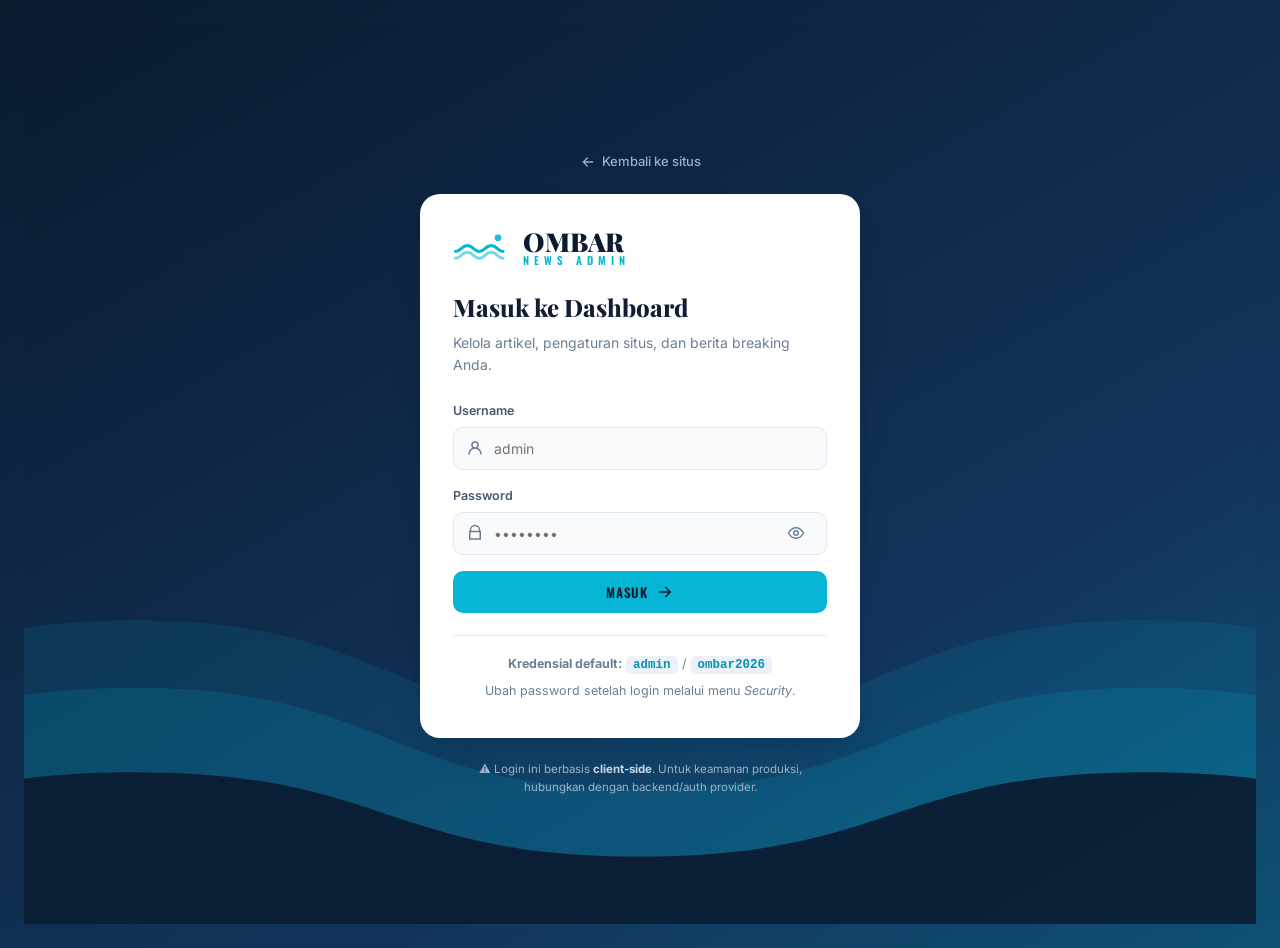
<file: admin.html>
<!DOCTYPE html>
<html lang="id">
<head>
  <meta charset="UTF-8" />
  <meta name="viewport" content="width=device-width, initial-scale=1.0" />
  <meta name="theme-color" content="#0A1A2F" />
  <title>Admin — OMBAR NEWS</title>
  <meta name="robots" content="noindex, nofollow" />
  <link rel="preconnect" href="https://fonts.googleapis.com" />
  <link rel="preconnect" href="https://fonts.gstatic.com" crossorigin />
  <link href="https://fonts.googleapis.com/css2?family=Playfair+Display:wght@700;800;900&family=Inter:wght@400;500;600;700&family=Oswald:wght@500;600;700&display=swap" rel="stylesheet" />
  <link rel="icon" href="data:image/svg+xml,%3Csvg xmlns='http://www.w3.org/2000/svg' viewBox='0 0 64 64'%3E%3Crect width='64' height='64' rx='12' fill='%230A1A2F'/%3E%3Cpath d='M6 40c6 0 6-6 12-6s6 6 12 6 6-6 12-6 6 6 12 6 6-6 12-6' fill='none' stroke='%2300C2CB' stroke-width='4' stroke-linecap='round'/%3E%3C/svg%3E" />
  <style>
/* =========================================================
   OMBAR NEWS — Admin Dashboard styles
   Ocean / Navy / Turquoise theme (matches public site)
   ========================================================= */

/* ---------- Tokens (mirror public site) ---------- */
:root {
  --navy-900: #0A1A2F;
  --navy-800: #0E2238;
  --navy-700: #12345C;
  --navy-600: #1B4B7A;
  --ocean: #0A6E8C;
  --ocean-600: #0891B2;
  --turquoise: #06B6D4;
  --turquoise-soft: #40E0D0;

  --bg: #F4F7FB;
  --bg-soft: #EAF1F8;
  --surface: #FFFFFF;
  --surface-2: #F8FAFC;
  --text: #0F1E33;
  --text-soft: #46596F;
  --text-mute: #6B7E94;
  --border: #E1E8F0;
  --border-strong: #CBD7E3;

  --danger: #DC2626;
  --danger-soft: #FEE2E2;
  --warn: #B45309;
  --warn-soft: #FEF3C7;
  --ok: #059669;
  --ok-soft: #D1FAE5;
  --info: #0284C7;
  --info-soft: #E0F2FE;

  --shadow-sm: 0 1px 2px rgba(10,26,47,.06), 0 1px 3px rgba(10,26,47,.05);
  --shadow-md: 0 4px 12px rgba(10,26,47,.08), 0 2px 6px rgba(10,26,47,.05);
  --shadow-lg: 0 20px 40px -16px rgba(10,26,47,.22), 0 8px 18px -10px rgba(10,26,47,.12);

  --radius: 14px;
  --radius-sm: 10px;
  --radius-lg: 20px;

  --sidebar-w: 248px;
  --topbar-h: 64px;

  --font-display: "Playfair Display", Georgia, serif;
  --font-body: "Inter", system-ui, -apple-system, "Segoe UI", Roboto, sans-serif;
  --font-label: "Oswald", "Inter", sans-serif;

  --transition: 200ms cubic-bezier(.4,0,.2,1);
}

[data-theme="dark"] {
  --bg: #07101F;
  --bg-soft: #0B1525;
  --surface: #0F1B2E;
  --surface-2: #142239;
  --text: #E8EEF6;
  --text-soft: #B6C2D2;
  --text-mute: #8B9Aae;
  --border: #1E2D47;
  --border-strong: #2A3C5A;
  --navy-900: #050B14;
  --shadow-md: 0 6px 18px rgba(0,0,0,.45);
  --shadow-lg: 0 24px 50px -18px rgba(0,0,0,.65);
}

/* ---------- Reset ---------- */
*, *::before, *::after { box-sizing: border-box; }
* { margin: 0; padding: 0; }
html { -webkit-text-size-adjust: 100%; }
body {
  font-family: var(--font-body);
  background: var(--bg);
  color: var(--text);
  line-height: 1.6;
  font-size: 15px;
  min-height: 100vh;
}
img { max-width: 100%; height: auto; display: block; }
a { color: inherit; text-decoration: none; }
button { font-family: inherit; cursor: pointer; border: 0; background: none; color: inherit; }
input, select, textarea { font-family: inherit; font-size: 14px; color: var(--text); }
ul, ol { list-style: none; }
svg { display: block; }
table { border-collapse: collapse; width: 100%; }

/* =========================================================
   LOGIN PAGE
   ========================================================= */
.auth-body {
  min-height: 100vh;
  display: flex; align-items: center; justify-content: center;
  background: linear-gradient(150deg, var(--navy-900) 0%, var(--navy-700) 70%, var(--ocean) 130%);
  position: relative; overflow: hidden; padding: 24px;
}
.auth-bg { position: absolute; inset: 0; pointer-events: none; }
.auth-bg__wave { position: absolute; bottom: 0; left: 0; width: 100%; height: 60%; }
.auth-wrap { position: relative; z-index: 2; width: 100%; max-width: 440px; display: flex; flex-direction: column; align-items: center; }
.auth-back {
  display: inline-flex; align-items: center; gap: 6px;
  color: #9DB1C8; font-size: 13px; font-weight: 500; margin-bottom: 22px;
  transition: color var(--transition);
}
.auth-back:hover { color: var(--turquoise-soft); }
.auth-card {
  width: 100%; background: var(--surface); border-radius: var(--radius-lg);
  padding: 36px 32px; box-shadow: var(--shadow-lg); border: 1px solid rgba(255,255,255,.06);
}
.auth-brand { display: flex; align-items: center; gap: 14px; color: var(--turquoise); margin-bottom: 22px; }
.auth-brand__mark { color: var(--turquoise); display: flex; }
.auth-brand__text { display: flex; flex-direction: column; line-height: .85; }
.auth-brand__main { font-family: var(--font-display); font-weight: 900; font-size: 26px; color: var(--navy-900); }
.auth-brand__sub { font-family: var(--font-label); font-weight: 600; font-size: 11px; letter-spacing: 5px; color: var(--turquoise); margin-top: 3px; }
.auth-title { font-family: var(--font-display); font-weight: 800; font-size: 24px; color: var(--text); margin-bottom: 6px; }
.auth-sub { font-size: 14px; color: var(--text-mute); margin-bottom: 24px; }
.auth-form { display: flex; flex-direction: column; gap: 16px; }
.auth-error {
  background: var(--danger-soft); color: var(--danger); border: 1px solid #FCA5A5;
  padding: 10px 14px; border-radius: var(--radius-sm); font-size: 13px; font-weight: 500;
}
.auth-hint {
  margin-top: 22px; padding-top: 18px; border-top: 1px solid var(--border);
  font-size: 12.5px; color: var(--text-mute); text-align: center;
}
.auth-hint code { background: var(--bg-soft); padding: 2px 7px; border-radius: 5px; color: var(--ocean-600); font-weight: 600; }
.auth-hint p { margin-top: 6px; }
.auth-note {
  margin-top: 22px; font-size: 11.5px; color: #9DB1C8; text-align: center; max-width: 380px; line-height: 1.6;
}
.auth-note code { background: rgba(255,255,255,.1); padding: 1px 5px; border-radius: 4px; }
.auth-note strong { color: #C9D6E5; }

/* ---------- Fields ---------- */
.field { display: flex; flex-direction: column; gap: 6px; }
.field label { font-size: 12.5px; font-weight: 600; color: var(--text-soft); }
.field__control {
  display: flex; align-items: center; gap: 10px;
  background: var(--surface-2); border: 1px solid var(--border); border-radius: var(--radius-sm);
  padding: 0 12px; transition: border-color var(--transition), box-shadow var(--transition);
}
.field__control svg { color: var(--text-mute); flex-shrink: 0; }
.field__control:focus-within { border-color: var(--turquoise); box-shadow: 0 0 0 3px rgba(6,182,212,.15); }
.field__control input { flex: 1; border: 0; background: transparent; padding: 12px 0; outline: none; font-size: 14px; }
.field__toggle { width: 36px; height: 36px; display: inline-flex; align-items: center; justify-content: center; color: var(--text-mute); border-radius: 8px; transition: background var(--transition), color var(--transition); }
.field__toggle:hover { background: var(--bg-soft); color: var(--text); }
.field__hint { font-size: 12px; color: var(--text-mute); }

.input {
  width: 100%; background: var(--surface-2); border: 1px solid var(--border);
  border-radius: var(--radius-sm); padding: 11px 13px; font-size: 14px; color: var(--text);
  transition: border-color var(--transition), box-shadow var(--transition); outline: none;
  font-family: inherit;
}
.input:focus { border-color: var(--turquoise); box-shadow: 0 0 0 3px rgba(6,182,212,.15); }
.input--code { font-family: ui-monospace, "SF Mono", Menlo, Consolas, monospace; font-size: 13px; line-height: 1.6; resize: vertical; }
textarea.input { resize: vertical; }

.field--full { grid-column: 1 / -1; }
.field--check { margin-top: 4px; }
.check-row { display: inline-flex; align-items: center; gap: 10px; cursor: pointer; font-size: 14px; color: var(--text); }
.check-row input { width: 18px; height: 18px; accent-color: var(--turquoise); cursor: pointer; }
.syntax-help { margin: 8px 0 4px; display: flex; flex-wrap: wrap; gap: 10px; font-size: 11.5px; color: var(--text-mute); }
.syntax-help li { display: inline-flex; align-items: center; gap: 4px; }
.syntax-help code { background: var(--bg-soft); padding: 1px 6px; border-radius: 4px; color: var(--ocean-600); font-size: 11px; }

/* ---------- Buttons ---------- */
.btn {
  display: inline-flex; align-items: center; justify-content: center; gap: 8px;
  font-family: var(--font-label); text-transform: uppercase; letter-spacing: .8px;
  font-weight: 600; font-size: 13px; padding: 11px 18px; border-radius: var(--radius-sm);
  transition: transform var(--transition), background var(--transition), color var(--transition), box-shadow var(--transition);
  white-space: nowrap;
}
.btn:active { transform: translateY(1px); }
.btn--primary { background: var(--turquoise); color: var(--navy-900); }
.btn--primary:hover { background: var(--turquoise-soft); transform: translateY(-1px); box-shadow: 0 6px 16px -6px rgba(6,182,212,.5); }
.btn--ghost { background: var(--bg-soft); color: var(--text-soft); border: 1px solid var(--border); }
.btn--ghost:hover { background: var(--surface); color: var(--text); border-color: var(--border-strong); }
.btn--danger { background: var(--danger); color: #fff; }
.btn--danger:hover { background: #B91C1C; }
.btn--block { width: 100%; }
.icon-btn { width: 38px; height: 38px; border-radius: 9px; display: inline-flex; align-items: center; justify-content: center; color: var(--text-soft); background: var(--bg-soft); transition: background var(--transition), color var(--transition); }
.icon-btn:hover { background: var(--ocean-600); color: #fff; }

/* =========================================================
   DASHBOARD LAYOUT
   ========================================================= */
.admin-body { background: var(--bg); }
.topbar {
  position: sticky; top: 0; z-index: 50;
  background: var(--surface); border-bottom: 1px solid var(--border); box-shadow: var(--shadow-sm);
}
.topbar__inner { display: flex; align-items: center; gap: 16px; height: var(--topbar-h); padding: 0 20px; }
.menu-toggle { display: none; }
.topbar__brand { display: flex; align-items: center; gap: 12px; color: var(--turquoise); }
.topbar__mark { display: flex; color: var(--turquoise); }
.topbar__name { font-family: var(--font-display); font-weight: 900; font-size: 20px; color: var(--navy-900); display: flex; align-items: baseline; gap: 5px; }
.topbar__name-sub { font-family: var(--font-label); font-size: 11px; letter-spacing: 4px; color: var(--turquoise); }
.topbar__badge { font-family: var(--font-label); font-size: 10px; letter-spacing: 2px; font-weight: 700; background: var(--navy-900); color: var(--turquoise); padding: 3px 9px; border-radius: 5px; }
.topbar__actions { margin-left: auto; display: flex; align-items: center; gap: 10px; }
.ghost-link { display: inline-flex; align-items: center; gap: 6px; padding: 8px 12px; border-radius: var(--radius-sm); background: var(--bg-soft); color: var(--text-soft); font-size: 13px; font-weight: 500; border: 1px solid var(--border); transition: background var(--transition), color var(--transition); }
.ghost-link:hover { background: var(--surface); color: var(--text); }
.ghost-link--danger:hover { background: var(--danger-soft); color: var(--danger); border-color: #FCA5A5; }
.topbar__user { display: flex; align-items: center; gap: 8px; padding-left: 8px; border-left: 1px solid var(--border); }
.topbar__avatar { width: 34px; height: 34px; border-radius: 50%; background: linear-gradient(135deg, var(--ocean), var(--turquoise)); color: #fff; display: flex; align-items: center; justify-content: center; font-weight: 700; font-size: 13px; }
.topbar__username { font-size: 13px; font-weight: 600; color: var(--text-soft); }

/* ---------- Shell ---------- */
.admin-shell { display: flex; min-height: calc(100vh - var(--topbar-h)); }
.sidebar {
  width: var(--sidebar-w); flex-shrink: 0; background: var(--navy-900); color: #C9D6E5;
  padding: 20px 14px; display: flex; flex-direction: column; position: sticky; top: var(--topbar-h); height: calc(100vh - var(--topbar-h)); overflow-y: auto;
}
.sidebar__nav { display: flex; flex-direction: column; gap: 3px; flex: 1; }
.side-link {
  display: flex; align-items: center; gap: 12px; padding: 11px 13px; border-radius: var(--radius-sm);
  color: #9DB1C8; font-size: 14px; font-weight: 500; transition: background var(--transition), color var(--transition);
}
.side-link svg { flex-shrink: 0; }
.side-link:hover { background: rgba(255,255,255,.06); color: #fff; }
.side-link.is-active { background: rgba(6,182,212,.16); color: var(--turquoise); }
.side-link.is-active svg { color: var(--turquoise); }
.side-link__count { margin-left: auto; background: rgba(255,255,255,.1); color: #C9D6E5; font-size: 11px; font-weight: 700; padding: 1px 8px; border-radius: 10px; min-width: 22px; text-align: center; }
.side-link.is-active .side-link__count { background: var(--turquoise); color: var(--navy-900); }
.sidebar__foot { margin-top: 20px; padding-top: 16px; border-top: 1px solid rgba(255,255,255,.08); }
.sidebar__version { font-family: var(--font-label); font-size: 11px; letter-spacing: 1.5px; color: var(--turquoise); font-weight: 600; }
.sidebar__hint { font-size: 11.5px; color: #6F86A0; margin-top: 6px; line-height: 1.5; }
.sidebar-overlay { display: none; }

.admin-main { flex: 1; min-width: 0; padding: 32px 28px 60px; }

/* ---------- Sections ---------- */
.section { display: none; animation: fade .35s ease; }
.section.is-active { display: block; }
@keyframes fade { from { opacity: 0; transform: translateY(8px); } to { opacity: 1; transform: translateY(0); } }
.section__head { display: flex; align-items: flex-end; justify-content: space-between; gap: 16px; margin-bottom: 24px; flex-wrap: wrap; }
.section__title { font-family: var(--font-display); font-weight: 800; font-size: 28px; color: var(--text); line-height: 1.1; }
.section__sub { font-size: 14px; color: var(--text-mute); margin-top: 5px; }

/* ---------- Stat cards ---------- */
.stat-grid { display: grid; grid-template-columns: repeat(auto-fit, minmax(190px, 1fr)); gap: 18px; margin-bottom: 28px; }
.stat-card { background: var(--surface); border: 1px solid var(--border); border-radius: var(--radius); padding: 20px; display: flex; flex-direction: column; gap: 8px; box-shadow: var(--shadow-sm); }
.stat-card__label { font-family: var(--font-label); text-transform: uppercase; letter-spacing: 1.2px; font-size: 11px; font-weight: 600; color: var(--text-mute); }
.stat-card__value { font-family: var(--font-display); font-weight: 800; font-size: 32px; color: var(--text); line-height: 1; }
.stat-card__trend { font-size: 12px; color: var(--ok); font-weight: 600; display: inline-flex; align-items: center; gap: 4px; }
.stat-card--accent { background: linear-gradient(135deg, var(--navy-700), var(--ocean)); color: #fff; border: none; }
.stat-card--accent .stat-card__label { color: rgba(255,255,255,.7); }
.stat-card--accent .stat-card__value { color: #fff; }
.stat-card--accent .stat-card__trend { color: var(--turquoise-soft); }

/* ---------- Panel ---------- */
.panel { background: var(--surface); border: 1px solid var(--border); border-radius: var(--radius); margin-bottom: 20px; box-shadow: var(--shadow-sm); }
.panel__head { display: flex; align-items: center; justify-content: space-between; padding: 16px 20px; border-bottom: 1px solid var(--border); }
.panel__title { font-family: var(--font-display); font-weight: 700; font-size: 17px; color: var(--text); }
.panel__link { color: var(--ocean-600); font-size: 13px; font-weight: 600; }
.panel__body { padding: 18px 20px; }
.panel--info { background: var(--info-soft); border-color: #BAE6FD; }
.panel--warn { background: var(--warn-soft); border-color: #FDE68A; }
.panel--info .panel__title, .panel--warn .panel__title { color: var(--text); }

/* ---------- Howto ---------- */
.howto { padding-left: 18px; counter-reset: step; }
.howto li { list-style: decimal; margin-bottom: 10px; font-size: 14px; line-height: 1.6; color: var(--text-soft); }
.howto li strong { color: var(--text); }
.howto code { background: var(--bg); padding: 1px 6px; border-radius: 4px; font-size: 12.5px; color: var(--ocean-600); }

/* ---------- Recent list ---------- */
.recent-item { display: flex; align-items: center; gap: 12px; padding: 11px 0; border-bottom: 1px solid var(--border); }
.recent-item:last-child { border-bottom: 0; padding-bottom: 0; }
.recent-item__thumb { width: 54px; height: 40px; border-radius: 7px; overflow: hidden; background: var(--bg-soft); flex-shrink: 0; }
.recent-item__thumb img { width: 100%; height: 100%; object-fit: cover; }
.recent-item__body { flex: 1; min-width: 0; }
.recent-item__title { font-size: 13.5px; font-weight: 600; color: var(--text); line-height: 1.3; display: -webkit-box; -webkit-line-clamp: 1; -webkit-box-orient: vertical; overflow: hidden; }
.recent-item__meta { font-size: 11.5px; color: var(--text-mute); margin-top: 2px; }

/* ---------- Toolbar ---------- */
.toolbar { display: flex; gap: 12px; margin-bottom: 18px; flex-wrap: wrap; }
.search-mini { flex: 1; min-width: 200px; display: flex; align-items: center; gap: 10px; background: var(--surface); border: 1px solid var(--border); border-radius: var(--radius-sm); padding: 0 14px; box-shadow: var(--shadow-sm); }
.search-mini svg { color: var(--text-mute); flex-shrink: 0; }
.search-mini input { flex: 1; border: 0; background: transparent; padding: 11px 0; outline: none; font-size: 14px; }
.select-mini { background: var(--surface); border: 1px solid var(--border); border-radius: var(--radius-sm); padding: 11px 14px; font-size: 14px; color: var(--text); outline: none; cursor: pointer; box-shadow: var(--shadow-sm); min-width: 160px; }
.select-mini:focus { border-color: var(--turquoise); }

/* ---------- Data table ---------- */
.table-wrap { background: var(--surface); border: 1px solid var(--border); border-radius: var(--radius); overflow: hidden; box-shadow: var(--shadow-sm); }
.data-table { width: 100%; }
.data-table thead th { background: var(--surface-2); text-align: left; font-family: var(--font-label); text-transform: uppercase; letter-spacing: 1px; font-size: 11px; font-weight: 600; color: var(--text-mute); padding: 12px 16px; border-bottom: 1px solid var(--border); }
.data-table tbody td { padding: 13px 16px; border-bottom: 1px solid var(--border); font-size: 13.5px; color: var(--text); vertical-align: middle; }
.data-table tbody tr:last-child td { border-bottom: 0; }
.data-table tbody tr { transition: background var(--transition); }
.data-table tbody tr:hover { background: var(--surface-2); }
.ta-right { text-align: right; }
.cell-title { font-weight: 600; color: var(--text); max-width: 340px; display: -webkit-box; -webkit-line-clamp: 1; -webkit-box-orient: vertical; overflow: hidden; }
.cat-pill { display: inline-block; font-size: 11px; font-weight: 700; padding: 3px 9px; border-radius: 4px; color: #fff; background: var(--ocean); }
.cat-pill[data-cat="raja-ampat"] { background: #0A6E8C; }
.cat-pill[data-cat="papua-barat-daya"] { background: #B4530A; }
.cat-pill[data-cat="papua"] { background: #7C3AED; }
.cat-pill[data-cat="national"] { background: #047857; }
.cat-pill[data-cat="world"] { background: #1D4ED8; }
.cat-pill[data-cat="politics"] { background: #BE123C; }
.cat-pill[data-cat="economy"] { background: #B45309; }
.cat-pill[data-cat="sports"] { background: #047857; }
.cat-pill[data-cat="culture"] { background: #9333EA; }
.cat-pill[data-cat="travel"] { background: #0E7490; }
.row-actions { display: inline-flex; gap: 6px; }
.row-btn { width: 32px; height: 32px; border-radius: 7px; display: inline-flex; align-items: center; justify-content: center; background: var(--bg-soft); color: var(--text-soft); transition: background var(--transition), color var(--transition); }
.row-btn:hover { background: var(--ocean-600); color: #fff; }
.row-btn--danger:hover { background: var(--danger); color: #fff; }
.empty-state { padding: 50px 20px; text-align: center; color: var(--text-mute); font-size: 14px; }

/* ---------- Forms ---------- */
.form-grid { display: grid; grid-template-columns: 1fr 1fr; gap: 18px; }
.form-actions { display: flex; gap: 10px; flex-wrap: wrap; }
.row-form { display: flex; gap: 10px; margin-bottom: 16px; }
.row-form .input { flex: 1; }
.btn-row { display: flex; gap: 10px; margin-top: 14px; flex-wrap: wrap; }
.file-upload { position: relative; cursor: pointer; display: inline-flex; }
.muted { font-size: 12.5px; color: var(--text-mute); margin-top: 10px; line-height: 1.6; }
.muted code { background: var(--bg-soft); padding: 1px 5px; border-radius: 4px; color: var(--ocean-600); }

/* ---------- Breaking chips ---------- */
.chip-list { display: flex; flex-direction: column; gap: 8px; margin-top: 8px; }
.chip { display: flex; align-items: center; gap: 10px; background: var(--bg-soft); border: 1px solid var(--border); border-radius: var(--radius-sm); padding: 9px 12px; }
.chip__text { flex: 1; font-size: 13.5px; color: var(--text); }
.chip__remove { width: 28px; height: 28px; border-radius: 6px; display: inline-flex; align-items: center; justify-content: center; color: var(--danger); background: transparent; transition: background var(--transition); }
.chip__remove:hover { background: var(--danger-soft); }

/* ---------- Image picker ---------- */
.image-picker { display: flex; gap: 8px; }
.image-picker .input { flex: 1; }
.image-picker .select-mini { min-width: 160px; flex-shrink: 0; box-shadow: none; }
.image-preview { margin-top: 8px; width: 100%; height: 140px; border-radius: var(--radius-sm); overflow: hidden; background: var(--bg-soft); border: 1px dashed var(--border-strong); display: flex; align-items: center; justify-content: center; color: var(--text-mute); font-size: 12.5px; }
.image-preview img { width: 100%; height: 100%; object-fit: cover; }

/* ---------- Data grid ---------- */
.data-grid { display: grid; grid-template-columns: repeat(auto-fit, minmax(280px, 1fr)); gap: 18px; }

/* =========================================================
   MODALS
   ========================================================= */
.modal { position: fixed; inset: 0; z-index: 1000; display: flex; align-items: center; justify-content: center; padding: 20px; visibility: hidden; opacity: 0; transition: opacity var(--transition), visibility var(--transition); }
.modal.is-open { visibility: visible; opacity: 1; }
.modal__backdrop { position: absolute; inset: 0; background: rgba(7,16,31,.6); backdrop-filter: blur(3px); }
.modal__dialog { position: relative; background: var(--surface); border-radius: var(--radius-lg); box-shadow: var(--shadow-lg); width: 100%; max-width: 760px; max-height: 92vh; display: flex; flex-direction: column; overflow: hidden; transform: translateY(12px) scale(.98); transition: transform var(--transition); }
.modal.is-open .modal__dialog { transform: translateY(0) scale(1); }
.modal--small .modal__dialog { max-width: 420px; }
.modal__head { display: flex; align-items: center; justify-content: space-between; padding: 18px 22px; border-bottom: 1px solid var(--border); }
.modal__title { font-family: var(--font-display); font-weight: 700; font-size: 19px; color: var(--text); }
.modal__body { padding: 22px; overflow-y: auto; flex: 1; }
.modal__foot { display: flex; justify-content: flex-end; gap: 10px; padding: 16px 22px; border-top: 1px solid var(--border); background: var(--surface-2); }
.modal__foot .btn { min-width: 110px; }

/* =========================================================
   TOAST
   ========================================================= */
.toast {
  position: fixed; bottom: 24px; left: 50%; transform: translate(-50%, 20px);
  background: var(--navy-900); color: #fff; padding: 12px 20px; border-radius: 10px;
  font-size: 13.5px; font-weight: 500; box-shadow: var(--shadow-lg); z-index: 2000;
  opacity: 0; visibility: hidden; transition: opacity var(--transition), transform var(--transition), visibility var(--transition);
  border-left: 3px solid var(--turquoise); max-width: 90vw;
}
.toast.is-show { opacity: 1; visibility: visible; transform: translate(-50%, 0); }
.toast--error { border-left-color: var(--danger); }
.toast--ok { border-left-color: var(--ok); }

/* =========================================================
   RESPONSIVE
   ========================================================= */
@media (max-width: 1024px) {
  .menu-toggle { display: inline-flex; }
  .sidebar {
    position: fixed; left: 0; top: var(--topbar-h); bottom: 0; z-index: 40;
    transform: translateX(-100%); transition: transform 300ms cubic-bezier(.4,0,.2,1);
    box-shadow: var(--shadow-lg);
  }
  .sidebar.is-open { transform: translateX(0); }
  .sidebar-overlay { display: block; position: fixed; inset: var(--topbar-h) 0 0 0; background: rgba(7,16,31,.5); z-index: 39; opacity: 0; visibility: hidden; transition: opacity var(--transition), visibility var(--transition); }
  .sidebar-overlay.is-open { opacity: 1; visibility: visible; }
  .admin-main { padding: 24px 20px 50px; }
}
@media (max-width: 760px) {
  .topbar__name { font-size: 17px; }
  .topbar__badge { display: none; }
  .topbar__username { display: none; }
  .ghost-link span { display: none; }
  .ghost-link { padding: 8px; }
  .form-grid { grid-template-columns: 1fr; }
  .field--full { grid-column: 1; }
  .data-table thead { display: none; }
  .data-table, .data-table tbody, .data-table tr, .data-table td { display: block; width: 100%; }
  .data-table tr { border-bottom: 1px solid var(--border); padding: 12px 14px; }
  .data-table tbody td { border: 0; padding: 4px 0; }
  .data-table tbody td:before { content: attr(data-label); display: block; font-family: var(--font-label); font-size: 10px; letter-spacing: 1px; text-transform: uppercase; color: var(--text-mute); margin-bottom: 2px; }
  .ta-right { text-align: left; }
  .row-actions { margin-top: 6px; }
  .section__title { font-size: 23px; }
  .modal__dialog { max-height: 96vh; }
}
@media (max-width: 420px) {
  .auth-card { padding: 26px 22px; }
  .stat-card__value { font-size: 26px; }
}

/* Scrollbar */
::-webkit-scrollbar { width: 9px; height: 9px; }
::-webkit-scrollbar-track { background: var(--bg-soft); }
::-webkit-scrollbar-thumb { background: var(--border-strong); border-radius: 9px; border: 2px solid var(--bg-soft); }
::-webkit-scrollbar-thumb:hover { background: var(--ocean); }
.sidebar::-webkit-scrollbar { width: 6px; }
.sidebar::-webkit-scrollbar-thumb { background: rgba(255,255,255,.15); border: 0; border-radius: 6px; }

@media (prefers-reduced-motion: reduce) {
  *, *::before, *::after { animation-duration: .01ms !important; transition-duration: .01ms !important; }
}


/* ===== Standalone admin.html: view toggling ===== */
#authView { display: none; min-height: 100vh; }
#authView.is-show { display: flex; }
#dashboardView { display: none; min-height: 100vh; }
#dashboardView.is-show { display: block; }
body.auth-body { display: block; }
  </style>
</head>
<body>

<!-- ============ AUTH VIEW (login) ============ -->
<div id="authView" class="auth-body">
  <div class="auth-bg" aria-hidden="true">
    <svg viewBox="0 0 1200 320" preserveAspectRatio="xMidYMax slice" class="auth-bg__wave">
      <path d="M0 200c150 0 150-60 300-60s150 60 300 60 150-60 300-60 150 60 300 60v120H0z" fill="#06B6D4" opacity=".10"/>
      <path d="M0 240c150 0 150-60 300-60s150 60 300 60 150-60 300-60 150 60 300 60v120H0z" fill="#06B6D4" opacity=".14"/>
      <path d="M0 280c150 0 150-50 300-50s150 50 300 50 150-50 300-50 150 50 300 50v60H0z" fill="#0A1A2F" opacity=".9"/>
    </svg>
  </div>
  <main class="auth-wrap">
    <a href="index.html" class="auth-back">
      <svg viewBox="0 0 24 24" width="16" height="16"><path fill="none" stroke="currentColor" stroke-width="2" stroke-linecap="round" d="M19 12H5M11 18l-6-6 6-6"/></svg>
      Kembali ke situs
    </a>
    <div class="auth-card">
      <div class="auth-brand">
        <span class="auth-brand__mark" aria-hidden="true">
          <svg viewBox="0 0 64 40" width="56" height="34">
            <path d="M2 24c7 0 7-7 14-7s7 7 14 7 7-7 14-7 7 7 14 7" fill="none" stroke="currentColor" stroke-width="3.5" stroke-linecap="round"/>
            <path d="M2 32c7 0 7-7 14-7s7 7 14 7 7-7 14-7 7 7 14 7" fill="none" stroke="currentColor" stroke-width="3.5" stroke-linecap="round" opacity=".55"/>
            <circle cx="52" cy="8" r="4" fill="currentColor" opacity=".9"/>
          </svg>
        </span>
        <span class="auth-brand__text">
          <span class="auth-brand__main">OMBAR</span>
          <span class="auth-brand__sub">NEWS ADMIN</span>
        </span>
      </div>
      <h1 class="auth-title">Masuk ke Dashboard</h1>
      <p class="auth-sub">Kelola artikel, pengaturan situs, dan berita breaking Anda.</p>
      <form id="loginForm" class="auth-form" novalidate>
        <div class="field">
          <label for="username">Username</label>
          <div class="field__control">
            <svg viewBox="0 0 24 24" width="18" height="18"><path fill="none" stroke="currentColor" stroke-width="2" stroke-linecap="round" d="M12 12a4 4 0 100-8 4 4 0 000 8zM4 20a8 8 0 0116 0"/></svg>
            <input type="text" id="username" name="username" autocomplete="username" placeholder="admin" required />
          </div>
        </div>
        <div class="field">
          <label for="password">Password</label>
          <div class="field__control">
            <svg viewBox="0 0 24 24" width="18" height="18"><path fill="none" stroke="currentColor" stroke-width="2" stroke-linecap="round" d="M6 10V8a6 6 0 1112 0v2M5 10h14v10H5z"/></svg>
            <input type="password" id="password" name="password" autocomplete="current-password" placeholder="••••••••" required />
            <button type="button" class="field__toggle" id="togglePass" aria-label="Tampilkan password">
              <svg viewBox="0 0 24 24" width="18" height="18"><path fill="none" stroke="currentColor" stroke-width="2" stroke-linecap="round" d="M2 12s4-7 10-7 10 7 10 7-4 7-10 7-10-7-10-7zm10 3a3 3 0 100-6 3 3 0 000 6z"/></svg>
            </button>
          </div>
        </div>
        <div class="auth-error" id="loginError" role="alert" hidden></div>
        <button type="submit" class="btn btn--primary btn--block" id="loginBtn">
          <span class="btn__label">Masuk</span>
          <svg viewBox="0 0 24 24" width="18" height="18"><path fill="none" stroke="currentColor" stroke-width="2" stroke-linecap="round" d="M5 12h14M13 6l6 6-6 6"/></svg>
        </button>
      </form>
      <div class="auth-hint">
        <strong>Kredensial default:</strong>
        <code>admin</code> / <code>ombar2026</code>
        <p>Ubah password setelah login melalui menu <em>Security</em>.</p>
      </div>
    </div>
    <p class="auth-note">⚠️ Login ini berbasis <strong>client-side</strong>. Untuk keamanan produksi, hubungkan dengan backend/auth provider.</p>
  </main>
</div>

<!-- ============ DASHBOARD VIEW ============ -->
<div id="dashboardView">

  <!-- Top bar -->
  <header class="topbar">
    <div class="topbar__inner">
      <button class="icon-btn menu-toggle" id="menuToggle" aria-label="Buka menu navigasi">
        <svg viewBox="0 0 24 24" width="20" height="20"><path fill="none" stroke="currentColor" stroke-width="2" stroke-linecap="round" d="M4 6h16M4 12h16M4 18h16"/></svg>
      </button>
      <a href="admin.html" class="topbar__brand">
        <span class="topbar__mark" aria-hidden="true">
          <svg viewBox="0 0 64 40" width="36" height="22">
            <path d="M2 24c7 0 7-7 14-7s7 7 14 7 7-7 14-7 7 7 14 7" fill="none" stroke="currentColor" stroke-width="3.5" stroke-linecap="round"/>
            <path d="M2 32c7 0 7-7 14-7s7 7 14 7 7-7 14-7 7 7 14 7" fill="none" stroke="currentColor" stroke-width="3.5" stroke-linecap="round" opacity=".55"/>
            <circle cx="52" cy="8" r="4" fill="currentColor" opacity=".9"/>
          </svg>
        </span>
        <span class="topbar__name">OMBAR<span class="topbar__name-sub">NEWS</span></span>
        <span class="topbar__badge">ADMIN</span>
      </a>
      <div class="topbar__actions">
        <a href="index.html" class="ghost-link" target="_blank" rel="noopener" title="Lihat situs">
          <svg viewBox="0 0 24 24" width="16" height="16"><path fill="none" stroke="currentColor" stroke-width="2" stroke-linecap="round" d="M14 5h5v5M19 5l-9 9M12 4H6a2 2 0 00-2 2v12a2 2 0 002 2h12a2 2 0 002-2v-6"/></svg>
          <span>Lihat Situs</span>
        </a>
        <div class="topbar__user">
          <span class="topbar__avatar" id="userAvatar">A</span>
          <span class="topbar__username" id="userName">admin</span>
        </div>
        <button class="ghost-link ghost-link--danger" id="logoutBtn" title="Keluar">
          <svg viewBox="0 0 24 24" width="16" height="16"><path fill="none" stroke="currentColor" stroke-width="2" stroke-linecap="round" d="M9 21H5a2 2 0 01-2-2V5a2 2 0 012-2h4M16 17l5-5-5-5M21 12H9"/></svg>
          <span>Keluar</span>
        </button>
      </div>
    </div>
  </header>

  <div class="admin-shell">
    <!-- Sidebar -->
    <aside class="sidebar" id="sidebar">
      <nav class="sidebar__nav" aria-label="Navigasi admin">
        <a href="#overview" class="side-link is-active" data-section="overview">
          <svg viewBox="0 0 24 24" width="18" height="18"><path fill="none" stroke="currentColor" stroke-width="2" stroke-linecap="round" d="M3 13h8V3H3v10zm10 8h8V3h-8v18zM3 21h8v-6H3v6z"/></svg>
          <span>Overview</span>
        </a>
        <a href="#articles" class="side-link" data-section="articles">
          <svg viewBox="0 0 24 24" width="18" height="18"><path fill="none" stroke="currentColor" stroke-width="2" stroke-linecap="round" d="M4 5h16v14H4zM8 9h8M8 13h8M8 17h5"/></svg>
          <span>Articles</span>
          <span class="side-link__count" id="countArticles">0</span>
        </a>
        <a href="#breaking" class="side-link" data-section="breaking">
          <svg viewBox="0 0 24 24" width="18" height="18"><path fill="none" stroke="currentColor" stroke-width="2" stroke-linecap="round" d="M13 2L3 14h7l-1 8 10-12h-7l1-8z"/></svg>
          <span>Breaking News</span>
        </a>
        <a href="#settings" class="side-link" data-section="settings">
          <svg viewBox="0 0 24 24" width="18" height="18"><path fill="none" stroke="currentColor" stroke-width="2" stroke-linecap="round" d="M12 15a3 3 0 100-6 3 3 0 000 6zM19 12a7 7 0 00-.1-1l2-1.5-2-3.5-2.4.9a7 7 0 00-1.7-1l-.3-2.5h-4l-.3 2.5a7 7 0 00-1.7 1l-2.4-.9-2 3.5 2 1.5a7 7 0 000 2l-2 1.5 2 3.5 2.4-.9a7 7 0 001.7 1l.3 2.5h4l.3-2.5a7 7 0 001.7-1l2.4.9 2-3.5-2-1.5c.1-.3.1-.7.1-1z"/></svg>
          <span>Settings</span>
        </a>
        <a href="#security" class="side-link" data-section="security">
          <svg viewBox="0 0 24 24" width="18" height="18"><path fill="none" stroke="currentColor" stroke-width="2" stroke-linecap="round" d="M12 2l8 4v6c0 5-3.5 9-8 10-4.5-1-8-5-8-10V6l8-4z"/></svg>
          <span>Security</span>
        </a>
        <a href="#data" class="side-link" data-section="data">
          <svg viewBox="0 0 24 24" width="18" height="18"><path fill="none" stroke="currentColor" stroke-width="2" stroke-linecap="round" d="M12 3v12m0 0l-4-4m4 4l4-4M5 21h14"/></svg>
          <span>Export / Import</span>
        </a>
      </nav>
      <div class="sidebar__foot">
        <p class="sidebar__version">OMBAR CMS v1.0</p>
        <p class="sidebar__hint">Data disimpan di browser (localStorage). Export untuk publikasi.</p>
      </div>
    </aside>
    <div class="sidebar-overlay" id="sidebarOverlay"></div>

    <!-- Main -->
    <main class="admin-main" id="adminMain">

      <!-- OVERVIEW -->
      <section class="section is-active" id="sec-overview">
        <header class="section__head">
          <div>
            <h1 class="section__title">Overview</h1>
            <p class="section__sub">Ringkasan cepat konten situs OMBAR NEWS.</p>
          </div>
        </header>
        <div class="stat-grid" id="statGrid"></div>

        <div class="panel">
          <div class="panel__head">
            <h2 class="panel__title">Artikel Terbaru</h2>
            <a href="#articles" class="panel__link" data-section="articles">Kelola semua →</a>
          </div>
          <div class="panel__body" id="recentList"></div>
        </div>

        <div class="panel panel--info">
          <div class="panel__head">
            <h2 class="panel__title">Alur Publikasi (Hosting Statis)</h2>
          </div>
          <div class="panel__body">
            <ol class="howto">
              <li>Edit artikel / pengaturan di dashboard ini — perubahan langsung tampil di situs pada browser yang sama.</li>
              <li>Klik <strong>Export</strong> di menu <em>Export / Import</em> untuk mengunduh <code>ombar-data.json</code>.</li>
              <li>Commit & push file tersebut ke repo GitHub Anda (atau timpa <code>data-store.js</code>), lalu deploy ulang.</li>
              <li>Deploy ke <strong>GitHub Pages</strong> atau <strong>Cloudflare Pages</strong> — lihat <code>DEPLOY.md</code> di dalam ZIP.</li>
            </ol>
          </div>
        </div>
      </section>

      <!-- ARTICLES -->
      <section class="section" id="sec-articles">
        <header class="section__head">
          <div>
            <h1 class="section__title">Articles</h1>
            <p class="section__sub">Tambah, edit, atau hapus artikel berita.</p>
          </div>
          <button class="btn btn--primary" id="newArticleBtn">
            <svg viewBox="0 0 24 24" width="16" height="16"><path fill="none" stroke="currentColor" stroke-width="2" stroke-linecap="round" d="M12 5v14M5 12h14"/></svg>
            <span>Artikel Baru</span>
          </button>
        </header>

        <div class="toolbar">
          <div class="search-mini">
            <svg viewBox="0 0 24 24" width="16" height="16"><path fill="none" stroke="currentColor" stroke-width="2" stroke-linecap="round" d="M11 4a7 7 0 100 14 7 7 0 000-14zm5.5 12.5L21 21"/></svg>
            <input type="search" id="articleSearch" placeholder="Cari artikel..." />
          </div>
          <select id="filterCategory" class="select-mini"><option value="">Semua kategori</option></select>
        </div>

        <div class="table-wrap">
          <table class="data-table">
            <thead>
              <tr>
                <th>Judul</th>
                <th>Kategori</th>
                <th>Penulis</th>
                <th>Tanggal</th>
                <th>Baca</th>
                <th class="ta-right">Aksi</th>
              </tr>
            </thead>
            <tbody id="articleTbody"></tbody>
          </table>
          <div class="empty-state" id="articlesEmpty" hidden>Tidak ada artikel yang cocok.</div>
        </div>
      </section>

      <!-- BREAKING -->
      <section class="section" id="sec-breaking">
        <header class="section__head">
          <div>
            <h1 class="section__title">Breaking News</h1>
            <p class="section__sub">Kelola item ticker berita berjalan. Kosongkan untuk menampilkan artikel terbaru otomatis.</p>
          </div>
        </header>
        <div class="panel">
          <div class="panel__body">
            <form class="row-form" id="breakingForm">
              <input type="text" id="breakingInput" class="input" placeholder="Tulis berita breaking..." />
              <button type="submit" class="btn btn--primary">Tambah</button>
            </form>
            <ul class="chip-list" id="breakingList"></ul>
          </div>
        </div>
      </section>

      <!-- SETTINGS -->
      <section class="section" id="sec-settings">
        <header class="section__head">
          <div>
            <h1 class="section__title">Settings</h1>
            <p class="section__sub">Identitas dan teks global situs.</p>
          </div>
        </header>
        <form class="panel form-grid" id="settingsForm">
          <div class="field">
            <label for="setSiteName">Nama Situs</label>
            <input type="text" id="setSiteName" class="input" />
          </div>
          <div class="field">
            <label for="setTagline">Tagline</label>
            <input type="text" id="setTagline" class="input" />
          </div>
          <div class="field field--full">
            <label for="setDesc">Meta Description</label>
            <textarea id="setDesc" class="input" rows="2"></textarea>
          </div>
          <div class="field field--full">
            <label for="setAbout">Tentang (Footer)</label>
            <textarea id="setAbout" class="input" rows="3"></textarea>
          </div>
          <div class="field">
            <label for="setBreakingLabel">Label Ticker</label>
            <input type="text" id="setBreakingLabel" class="input" />
          </div>
          <div class="form-actions field--full">
            <button type="submit" class="btn btn--primary">Simpan Pengaturan</button>
            <button type="button" class="btn btn--ghost" id="settingsReset">Reset ke Default</button>
          </div>
        </form>

        </form>
      </section>

      <!-- SECURITY -->
      <section class="section" id="sec-security">
        <header class="section__head">
          <div>
            <h1 class="section__title">Security</h1>
            <p class="section__sub">Ubah kredensial login admin.</p>
          </div>
        </header>
        <form class="panel form-grid" id="credForm">
          <div class="field">
            <label for="credUser">Username Baru</label>
            <input type="text" id="credUser" class="input" autocomplete="username" />
          </div>
          <div class="field">
            <label for="credPass">Password Baru</label>
            <input type="password" id="credPass" class="input" autocomplete="new-password" />
          </div>
          <div class="field">
            <label for="credPass2">Konfirmasi Password</label>
            <input type="password" id="credPass2" class="input" autocomplete="new-password" />
          </div>
          <div class="form-actions field--full">
            <button type="submit" class="btn btn--primary">Perbarui Kredensial</button>
          </div>
        </form>
        <div class="panel panel--warn">
          <div class="panel__body">
            <p><strong>Catatan:</strong> Kredensial disimpan di <code>localStorage</code> browser admin. Ini bukan pengganti autentikasi server. Siapa pun yang membuka dashboard di browser yang sama bisa login setelah kredensial disetel. Untuk keamanan produksi, gunakan auth backend.</p>
          </div>
        </div>
      </section>

      <!-- DATA (Export / Import / Reset) -->
      <section class="section" id="sec-data">
        <header class="section__head">
          <div>
            <h1 class="section__title">Export / Import Data</h1>
            <p class="section__sub">Publikasikan perubahan ke hosting statis Anda.</p>
          </div>
        </header>
        <div class="data-grid">
          <div class="panel">
            <div class="panel__head"><h2 class="panel__title">Export &amp; Publish</h2></div>
            <div class="panel__body">
              <p>Unduh seluruh konten (artikel, kategori, pengaturan, breaking) sebagai <code>ombar-data.json</code>.</p>
              <div class="btn-row">
                <button class="btn btn--ghost" id="exportBtn">
                  <svg viewBox="0 0 24 24" width="16" height="16"><path fill="none" stroke="currentColor" stroke-width="2" stroke-linecap="round" d="M12 3v12m0 0l-4-4m4 4l4-4M5 21h14"/></svg>
                  <span>Download JSON</span>
                </button>
                <button class="btn btn--ghost" id="copyJsonBtn">Salin JSON</button>
              </div>
              </div>
          </div>
          <div class="panel panel--info">
            <div class="panel__head"><h2 class="panel__title">Source Code (ZIP)</h2></div>
            <div class="panel__body">
              <p>Unduh <strong>seluruh source code website</strong> (HTML + CSS + JS + admin + gambar) sebagai satu file <code>ombar-news.zip</code> — siap di-upload ke GitHub &amp; Cloudflare Pages.</p>
              <div class="btn-row">
                <a class="btn btn--primary" href="ombar-news.zip" download>
                  <svg viewBox="0 0 24 24" width="16" height="16"><path fill="none" stroke="currentColor" stroke-width="2" stroke-linecap="round" d="M21 8v9a3 3 0 01-3 3H6a3 3 0 01-3-3V8M12 12v8m0 0l-4-4m4 4l4-4M12 3H7a3 3 0 00-3 3v0M12 3h5a3 3 0 013 3v0M12 3v6"/></svg>
                  <span>Download ombar-news.zip</span>
                </a>
                <a class="btn btn--ghost" href="DEPLOY.md" target="_blank" rel="noopener">Baca DEPLOY.md</a>
              </div>
              <p class="muted">Ekstrak ZIP → <code>index.html</code> ada di root → push ke repo GitHub → aktifkan Pages, atau connect repo ke Cloudflare Pages. Lihat <code>DEPLOY.md</code> untuk langkah lengkap.</p>
            </div>
          </div>
          <div class="panel">
            <div class="panel__head"><h2 class="panel__title">Import</h2></div>
            <div class="panel__body">
              <p>Muat ulang data dari file <code>ombar-data.json</code> yang sebelumnya diexport.</p>
              <label class="btn btn--ghost file-upload">
                <svg viewBox="0 0 24 24" width="16" height="16"><path fill="none" stroke="currentColor" stroke-width="2" stroke-linecap="round" d="M12 19V7m0 0L8 11m4-4l4 4M5 21h14"/></svg>
                <span>Pilih file JSON</span>
                <input type="file" id="importInput" accept="application/json,.json" hidden />
              </label>
              <p class="muted" id="importStatus"></p>
            </div>
          </div>
          <div class="panel panel--warn">
            <div class="panel__head"><h2 class="panel__title">Reset</h2></div>
            <div class="panel__body">
              <p>Hapus semua perubahan dan kembalikan ke data bawaan.</p>
              <button class="btn btn--danger" id="resetBtn">Reset ke Default</button>
            </div>
          </div>
        </div>
      </section>

    </main>
  </div>

  <!-- Article Editor Modal -->
  <div class="modal" id="articleModal" aria-hidden="true">
    <div class="modal__backdrop" data-close></div>
    <div class="modal__dialog" role="dialog" aria-modal="true" aria-labelledby="modalTitle">
      <div class="modal__head">
        <h2 class="modal__title" id="modalTitle">Edit Artikel</h2>
        <button class="icon-btn" data-close aria-label="Tutup">
          <svg viewBox="0 0 24 24" width="20" height="20"><path fill="none" stroke="currentColor" stroke-width="2" stroke-linecap="round" d="M6 6l12 12M18 6L6 18"/></svg>
        </button>
      </div>
      <form class="modal__body" id="articleForm">
        <input type="hidden" id="artId" />
        <div class="form-grid">
          <div class="field field--full">
            <label for="artTitle">Judul Artikel *</label>
            <input type="text" id="artTitle" class="input" required />
          </div>
          <div class="field">
            <label for="artCategory">Kategori</label>
            <select id="artCategory" class="input"></select>
          </div>
          <div class="field">
            <label for="artAuthor">Penulis</label>
            <input type="text" id="artAuthor" class="input" />
          </div>
          <div class="field">
            <label for="artPublished">Tanggal Publikasi</label>
            <input type="datetime-local" id="artPublished" class="input" />
          </div>
          <div class="field">
            <label for="artReads">Jumlah Baca</label>
            <input type="number" id="artReads" class="input" min="0" />
          </div>
          <div class="field field--full">
            <label for="artExcerpt">Ringkasan (Excerpt) *</label>
            <textarea id="artExcerpt" class="input" rows="2" required></textarea>
          </div>
          <div class="field field--full">
            <label for="artImage">URL Gambar</label>
            <div class="image-picker">
              <input type="text" id="artImage" class="input" placeholder="images/wayag-viewpoint.jpg" />
              <select id="artImagePicker" class="select-mini">
                <option value="">— pilih dari library —</option>
              </select>
            </div>
            <div class="image-preview" id="imagePreview"><span>Pratinjau gambar</span></div>
          </div>
          <div class="field field--full">
            <label for="artTags">Tag (pisahkan koma)</label>
            <input type="text" id="artTags" class="input" placeholder="Wayag, Wisata, Penghargaan" />
          </div>
          <div class="field field--full">
            <label for="artContent">Konten Artikel *</label>
            <p class="field__hint">Sintaks sederhana — pisahkan tiap blok dengan baris kosong:</p>
            <ul class="syntax-help">
              <li><code>## Judul</code> → heading</li>
              <li><code>&gt; Kutipan — sumber</code> → blockquote dengan sitasi</li>
              <li><code>paragraf biasa</code> → paragraf</li>
            </ul>
            <textarea id="artContent" class="input input--code" rows="14" required></textarea>
          </div>
          <div class="field field--full field--check">
            <label class="check-row">
              <input type="checkbox" id="artFeatured" />
              <span>Tandai sebagai berita utama (featured)</span>
            </label>
          </div>
        </div>
        <div class="modal__foot">
          <button type="button" class="btn btn--ghost" data-close>Batal</button>
          <button type="submit" class="btn btn--primary">Simpan Artikel</button>
        </div>
      </form>
    </div>
  </div>

  <!-- Confirm dialog -->
  <div class="modal modal--small" id="confirmModal" aria-hidden="true">
    <div class="modal__backdrop" data-confirm-close></div>
    <div class="modal__dialog" role="alertdialog" aria-modal="true" aria-labelledby="confirmTitle">
      <div class="modal__head"><h2 class="modal__title" id="confirmTitle">Konfirmasi</h2></div>
      <div class="modal__body"><p id="confirmMsg">Apakah Anda yakin?</p></div>
      <div class="modal__foot">
        <button type="button" class="btn btn--ghost" data-confirm-close>Batal</button>
        <button type="button" class="btn btn--danger" id="confirmOk">Ya, Lanjutkan</button>
      </div>
    </div>
  </div>

  <!-- Toast -->
  <div class="toast" id="adminToast" role="status" aria-live="polite"></div>

  
  
  

</div><!-- /dashboardView -->

<div class="toast" id="adminToast" role="status" aria-live="polite"></div>

<script src="data-store.js"></script>
<script src="images-data.js"></script>
<script>
/* =========================================================
   OMBAR NEWS — Admin Dashboard logic
   Vanilla JS. Uses data-store.js (window.OMBAR_DATA).
   ========================================================= */
(function () {
  'use strict';

  /* If data-store didn't load, bail. */
  if (!window.OMBAR_DATA) {
    document.body.innerHTML = '<p style="padding:40px;font-family:sans-serif">Data store gagal dimuat. Pastikan <code>data-store.js</code> ada.</p>';
    return;
  }
  var D = window.OMBAR_DATA;

  var $ = function (s, c) { return (c || document).querySelector(s); };
  var $$ = function (s, c) { return Array.prototype.slice.call((c || document).querySelectorAll(s)); };
  var pad = function (n) { return String(n).padStart(2, '0'); };

  /* AUTH GATE + LOGIN PAGE LOGIC removed (standalone boot handles auth) */

  /* =========================================================
     DASHBOARD LOGIC
     ========================================================= */
  var currentUser = D.currentUser() || 'admin';
  $('#userName').textContent = currentUser;
  $('#userAvatar').textContent = currentUser.charAt(0).toUpperCase();

  /* ---------- Logout ---------- */
  $('#logoutBtn').addEventListener('click', function () {
    D.logout();
    /* Switch to login view without full page reload */
    document.getElementById('authView').classList.add('is-show');
    document.getElementById('dashboardView').classList.remove('is-show');
    document.body.classList.add('auth-body');
  });

  /* ---------- Sidebar navigation ---------- */
  var sidebar = $('#sidebar');
  var overlay = $('#sidebarOverlay');
  $('#menuToggle').addEventListener('click', function () {
    sidebar.classList.toggle('is-open');
    overlay.classList.toggle('is-open');
  });
  overlay.addEventListener('click', function () {
    sidebar.classList.remove('is-open');
    overlay.classList.remove('is-open');
  });

  var sections = $$('.section');
  var sideLinks = $$('.side-link');
  function switchSection(name) {
    sections.forEach(function (s) { s.classList.toggle('is-active', s.id === 'sec-' + name); });
    sideLinks.forEach(function (l) { l.classList.toggle('is-active', l.getAttribute('data-section') === name); });
    if (window.innerWidth <= 1024) { sidebar.classList.remove('is-open'); overlay.classList.remove('is-open'); }
    window.scrollTo({ top: 0, behavior: 'smooth' });
    if (name === 'overview') renderOverview();
    if (name === 'articles') renderArticleTable();
    if (name === 'breaking') renderBreaking();
    if (name === 'settings') fillSettingsForm();
    if (name === 'security') fillCredForm();
  }
  sideLinks.forEach(function (l) {
    l.addEventListener('click', function (e) {
      e.preventDefault();
      switchSection(l.getAttribute('data-section'));
    });
  });
  $$('[data-section]').forEach(function (el) {
    if (el.tagName === 'A' && el.classList.contains('panel__link')) {
      el.addEventListener('click', function (e) { e.preventDefault(); switchSection(el.getAttribute('data-section')); });
    }
  });

  /* ---------- Toast ---------- */
  var toastTimer;
  function toast(msg, type) {
    var t = $('#adminToast');
    t.textContent = msg;
    t.className = 'toast' + (type ? ' toast--' + type : '');
    t.classList.add('is-show');
    clearTimeout(toastTimer);
    toastTimer = setTimeout(function () { t.classList.remove('is-show'); }, 3200);
  }

  /* ---------- Confirm dialog ---------- */
  var confirmModal = $('#confirmModal');
  var confirmCb = null;
  function confirmDialog(msg, cb) {
    $('#confirmMsg').textContent = msg;
    confirmCb = cb;
    confirmModal.classList.add('is-open');
    confirmModal.setAttribute('aria-hidden', 'false');
  }
  $('#confirmOk').addEventListener('click', function () {
    closeConfirm();
    if (typeof confirmCb === 'function') confirmCb();
    confirmCb = null;
  });
  $$('[data-confirm-close]', confirmModal).forEach(function (el) {
    el.addEventListener('click', closeConfirm);
  });
  function closeConfirm() {
    confirmModal.classList.remove('is-open');
    confirmModal.setAttribute('aria-hidden', 'true');
  }

  /* =========================================================
     HELPERS: content markdown-lite parsing
     ========================================================= */
  function parseContent(md) {
    if (!md) return [];
    // Normalise line endings, split into blocks on blank lines.
    var lines = md.replace(/\r\n/g, '\n').split('\n');
    var blocks = [];
    var current = [];
    function flush() {
      if (!current.length) return;
      var text = current.join('\n').trim();
      current = [];
      if (!text) return;
      if (/^##\s+/.test(text)) {
        blocks.push({ type: 'h2', text: text.replace(/^##\s+/, '').trim() });
      } else if (/^###\s+/.test(text)) {
        blocks.push({ type: 'h3', text: text.replace(/^###\s+/, '').trim() });
      } else if (/^>\s*/.test(text)) {
        var quote = text.replace(/^>\s*/, '').trim();
        var cite = null;
        var m = quote.match(/\s—\s(.+)$/);
        if (m) { cite = m[1].trim(); quote = quote.slice(0, m.index).trim(); }
        blocks.push({ type: 'blockquote', text: quote, cite: cite });
      } else {
        // Collapse internal newlines to spaces for paragraphs.
        blocks.push({ type: 'p', text: collapseSpaces(text) });
      }
    }
    function collapseSpaces(s) { return s.replace(/\n+/g, ' ').trim(); }
    for (var i = 0; i < lines.length; i++) {
      if (lines[i].trim() === '') flush();
      else current.push(lines[i]);
    }
    flush();
    return blocks;
  }
  function serializeContent(blocks) {
    return (blocks || []).map(function (b) {
      if (b.type === 'h2') return '## ' + b.text;
      if (b.type === 'h3') return '### ' + b.text;
      if (b.type === 'blockquote') return '> ' + b.text + (b.cite ? ' — ' + b.cite : '');
      return b.text;
    }).join('\n\n');
  }
  function esc(s) {
    return String(s == null ? '' : s).replace(/[&<>"']/g, function (m) {
      return { '&': '&amp;', '<': '&lt;', '>': '&gt;', '"': '&quot;', "'": '&#39;' }[m];
    });
  }
  function fmtDateShort(iso) {
    var d = new Date(iso);
    if (isNaN(d)) return '—';
    var months = ['Jan', 'Feb', 'Mar', 'Apr', 'Mei', 'Jun', 'Jul', 'Agu', 'Sep', 'Okt', 'Nov', 'Des'];
    return d.getDate() + ' ' + months[d.getMonth()] + ' ' + d.getFullYear();
  }
  function toDatetimeLocal(iso) {
    var d = new Date(iso);
    if (isNaN(d)) return '';
    return d.getFullYear() + '-' + pad(d.getMonth() + 1) + '-' + pad(d.getDate()) + 'T' + pad(d.getHours()) + ':' + pad(d.getMinutes());
  }
  function fromDatetimeLocal(val) {
    if (!val) return new Date().toISOString();
    var d = new Date(val);
    return isNaN(d) ? new Date().toISOString() : d.toISOString();
  }
  function slugify(s) {
    return String(s).toLowerCase().trim()
      .replace(/[^a-z0-9\s-]/g, '')
      .replace(/\s+/g, '-')
      .replace(/-+/g, '-')
      .slice(0, 80);
  }
  function catName(cat) { return (D.getCategories()[cat] || {}).name || cat; }

  /* =========================================================
     OVERVIEW
     ========================================================= */
  function renderOverview() {
    var arts = D.getArticles();
    var cats = D.getCategories();
    var breaking = D.getBreaking();
    var totalReads = arts.reduce(function (a, b) { return a + (b.reads || 0); }, 0);
    var featured = arts.filter(function (a) { return a.featured; }).length;

    var grid = $('#statGrid');
    grid.innerHTML = ''
      + statCard('Total Artikel', arts.length, Object.keys(cats).length + ' kategori', true)
      + statCard('Kategori', Object.keys(cats).length, 'terdaftar')
      + statCard('Total Baca', totalReads.toLocaleString('id-ID'), 'seluruh artikel')
      + statCard('Breaking', breaking.length, breaking.length ? 'item aktif' : 'auto dari artikel')
      + statCard('Featured', featured, 'berita utama');

    var recent = arts.slice().sort(function (a, b) { return new Date(b.publishedAt) - new Date(a.publishedAt); }).slice(0, 5);
    $('#recentList').innerHTML = recent.length ? recent.map(function (a) {
      return '<div class="recent-item">'
        + '<div class="recent-item__thumb"><img src="' + resolveImg(a.image) + '" alt="" loading="lazy"></div>'
        + '<div class="recent-item__body">'
        + '<div class="recent-item__title">' + esc(a.title) + '</div>'
        + '<div class="recent-item__meta"><span class="cat-pill" data-cat="' + a.category + '">' + catName(a.category) + '</span> • ' + fmtDateShort(a.publishedAt) + ' • ' + (a.reads || 0).toLocaleString('id-ID') + ' baca</div>'
        + '</div></div>';
    }).join('') : '<p class="muted">Belum ada artikel.</p>';
  }
  function statCard(label, value, trend, accent) {
    return '<div class="stat-card' + (accent ? ' stat-card--accent' : '') + '">'
      + '<span class="stat-card__label">' + esc(label) + '</span>'
      + '<span class="stat-card__value">' + value + '</span>'
      + '<span class="stat-card__trend">' + esc(trend || '') + '</span>'
      + '</div>';
  }
  function resolveImg(path) {
    if (!path) return 'data:image/svg+xml,%3Csvg xmlns="http://www.w3.org/2000/svg" width="100" height="60"%3E%3Crect width="100" height="60" fill="%23EAF1F8"/%3E%3C/svg%3E';
    if (/^(data:|https?:)?\/\//.test(path)) return path;
    // Hosting-proof: use embedded base64 if available (so images show even
    // when the images/ folder is missing on the hosting).
    var resolved = D.resolveImage(path);
    if (resolved && resolved !== path) return resolved;
    // admin/ is one level deep → ../images/...
    return path.replace(/^images?\//, 'images/');
  }

  /* =========================================================
     ARTICLES TABLE + FILTER + SEARCH
     ========================================================= */
  var filterCat = '';
  var searchQ = '';

  function populateCategorySelects() {
    var cats = D.getCategories();
    var opts = Object.keys(cats).map(function (k) { return '<option value="' + k + '">' + esc(cats[k].name) + '</option>'; }).join('');
    $('#filterCategory').innerHTML = '<option value="">Semua kategori</option>' + opts;
    $('#artCategory').innerHTML = opts;
  }

  function renderArticleTable() {
    var arts = D.getArticles();
    var filtered = arts.filter(function (a) {
      if (filterCat && a.category !== filterCat) return false;
      if (searchQ) {
        var q = searchQ.toLowerCase();
        if (a.title.toLowerCase().indexOf(q) < 0 && a.excerpt.toLowerCase().indexOf(q) < 0 && (a.author || '').toLowerCase().indexOf(q) < 0) return false;
      }
      return true;
    }).sort(function (a, b) { return new Date(b.publishedAt) - new Date(a.publishedAt); });

    var tbody = $('#articleTbody');
    var empty = $('#articlesEmpty');
    $('#countArticles').textContent = arts.length;

    if (!filtered.length) {
      tbody.innerHTML = '';
      empty.hidden = false;
      return;
    }
    empty.hidden = true;
    tbody.innerHTML = filtered.map(function (a) {
      return '<tr>'
        + '<td data-label="Judul"><div class="cell-title">' + esc(a.title) + (a.featured ? ' <span style="color:var(--turquoise);font-size:11px">★</span>' : '') + '</div></td>'
        + '<td data-label="Kategori"><span class="cat-pill" data-cat="' + a.category + '">' + catName(a.category) + '</span></td>'
        + '<td data-label="Penulis">' + esc(a.author || '—') + '</td>'
        + '<td data-label="Tanggal">' + fmtDateShort(a.publishedAt) + '</td>'
        + '<td data-label="Baca">' + (a.reads || 0).toLocaleString('id-ID') + '</td>'
        + '<td data-label="Aksi" class="ta-right"><div class="row-actions">'
        + '<button class="row-btn" data-edit="' + esc(a.id) + '" title="Edit"><svg viewBox="0 0 24 24" width="16" height="16"><path fill="none" stroke="currentColor" stroke-width="2" stroke-linecap="round" d="M12 20h9M16.5 3.5a2.1 2.1 0 013 3L7 19l-4 1 1-4 12.5-12.5z"/></svg></button>'
        + '<button class="row-btn row-btn--danger" data-del="' + esc(a.id) + '" title="Hapus"><svg viewBox="0 0 24 24" width="16" height="16"><path fill="none" stroke="currentColor" stroke-width="2" stroke-linecap="round" d="M3 6h18M8 6V4a2 2 0 012-2h4a2 2 0 012 2v2m2 0v14a2 2 0 01-2 2H7a2 2 0 01-2-2V6"/></svg></button>'
        + '</div></td>'
        + '</tr>';
    }).join('');

    $$('[data-edit]', tbody).forEach(function (btn) {
      btn.addEventListener('click', function () { openEditor(btn.getAttribute('data-edit')); });
    });
    $$('[data-del]', tbody).forEach(function (btn) {
      btn.addEventListener('click', function () {
        var id = btn.getAttribute('data-del');
        var a = D.getArticle(id);
        confirmDialog('Hapus artikel "' + (a ? a.title : id) + '"? Tindakan ini tidak bisa dibatalkan.', function () {
          D.deleteArticle(id);
          renderArticleTable();
          renderOverview();
          toast('Artikel dihapus.', 'ok');
        });
      });
    });
  }

  $('#articleSearch').addEventListener('input', function (e) { searchQ = e.target.value.trim(); renderArticleTable(); });
  $('#filterCategory').addEventListener('change', function (e) { filterCat = e.target.value; renderArticleTable(); });

  /* =========================================================
     ARTICLE EDITOR (modal)
     ========================================================= */
  var modal = $('#articleModal');
  var artForm = $('#articleForm');
  var imagePicker = $('#artImagePicker');
  var imagePreview = $('#imagePreview');

  // populate image picker
  imagePicker.innerHTML = '<option value="">— pilih dari library —</option>' +
    D.imageLibrary().map(function (p) { return '<option value="' + p + '">' + p.replace(/^images\//, '') + '</option>'; }).join('');
  imagePicker.addEventListener('change', function (e) {
    if (e.target.value) { $('#artImage').value = e.target.value; updatePreview(); }
  });
  $('#artImage').addEventListener('input', updatePreview);
  function updatePreview() {
    var v = $('#artImage').value.trim();
    if (v) { imagePreview.innerHTML = '<img src="' + resolveImg(v) + '" alt="pratinjau" onerror="this.parentNode.innerHTML=\'<span>Gambar tidak ditemukan</span>\'">'; }
    else { imagePreview.innerHTML = '<span>Pratinjau gambar</span>'; }
  }

  $('#newArticleBtn').addEventListener('click', function () { openEditor(null); });

  function openEditor(id) {
    var a = id ? D.getArticle(id) : null;
    if (id && !a) { toast('Artikel tidak ditemukan.', 'error'); return; }
    artForm.reset();
    $('#artId').value = id || '';
    $('#modalTitle').textContent = id ? 'Edit Artikel' : 'Artikel Baru';
    if (a) {
      $('#artTitle').value = a.title || '';
      $('#artCategory').value = a.category || '';
      $('#artAuthor').value = a.author || '';
      $('#artPublished').value = toDatetimeLocal(a.publishedAt);
      $('#artReads').value = a.reads || 0;
      $('#artExcerpt').value = a.excerpt || '';
      $('#artImage').value = a.image || '';
      $('#artTags').value = (a.tags || []).join(', ');
      $('#artContent').value = serializeContent(a.content);
      $('#artFeatured').checked = !!a.featured;
    } else {
      $('#artPublished').value = toDatetimeLocal(new Date().toISOString());
      $('#artReads').value = 0;
      $('#artAuthor').value = currentUser;
    }
    updatePreview();
    modal.classList.add('is-open');
    modal.setAttribute('aria-hidden', 'false');
    setTimeout(function () { $('#artTitle').focus(); }, 80);
  }
  function closeEditor() {
    modal.classList.remove('is-open');
    modal.setAttribute('aria-hidden', 'true');
  }
  $$('[data-close]', modal).forEach(function (el) { el.addEventListener('click', closeEditor); });

  artForm.addEventListener('submit', function (e) {
    e.preventDefault();
    var id = $('#artId').value;
    var title = $('#artTitle').value.trim();
    var excerpt = $('#artExcerpt').value.trim();
    var contentMd = $('#artContent').value;
    if (!title) { toast('Judul wajib diisi.', 'error'); return; }
    if (!excerpt) { toast('Ringkasan wajib diisi.', 'error'); return; }
    var content = parseContent(contentMd);
    if (!content.length) { toast('Konten tidak boleh kosong.', 'error'); return; }

    var artId = id || (slugify(title) || ('artikel-' + Date.now()));
    // Ensure unique id for new
    if (!id && D.getArticle(artId)) artId = artId + '-' + Date.now().toString(36);

    var tags = $('#artTags').value.split(',').map(function (t) { return t.trim(); }).filter(Boolean);
    var article = {
      id: artId,
      category: $('#artCategory').value || 'raja-ampat',
      tags: tags,
      title: title,
      excerpt: excerpt,
      image: $('#artImage').value.trim() || 'images/hero-rajaampat.jpg',
      author: $('#artAuthor').value.trim() || currentUser,
      publishedAt: fromDatetimeLocal($('#artPublished').value),
      reads: parseInt($('#artReads').value, 10) || 0,
      featured: $('#artFeatured').checked,
      content: content
    };
    if (id) article.updatedAt = new Date().toISOString();

    D.upsertArticle(article);
    closeEditor();
    renderArticleTable();
    renderOverview();
    toast(id ? 'Artikel diperbarui.' : 'Artikel ditambahkan.', 'ok');
  });

  /* "Simpan & Publish" — saves the article AND publishes ombar-data.json
     BREAKING NEWS
     ========================================================= */
  function renderBreaking() {
    var list = D.getBreaking();
    var ul = $('#breakingList');
    if (!list.length) {
      ul.innerHTML = '<li class="muted">Belum ada breaking kustom. Ticker otomatis menampilkan artikel terbaru.</li>';
      return;
    }
    ul.innerHTML = list.map(function (text, i) {
      return '<li class="chip"><span class="chip__text">' + esc(text) + '</span>'
        + '<button class="chip__remove" data-rm="' + i + '" aria-label="Hapus"><svg viewBox="0 0 24 24" width="16" height="16"><path fill="none" stroke="currentColor" stroke-width="2" stroke-linecap="round" d="M6 6l12 12M18 6L6 18"/></svg></button></li>';
    }).join('');
    $$('[data-rm]', ul).forEach(function (b) {
      b.addEventListener('click', function () {
        var idx = parseInt(b.getAttribute('data-rm'), 10);
        var arr = D.getBreaking();
        arr.splice(idx, 1);
        D.saveBreaking(arr);
        renderBreaking();
        toast('Item breaking dihapus.', 'ok');
      });
    });
  }
  $('#breakingForm').addEventListener('submit', function (e) {
    e.preventDefault();
    var v = $('#breakingInput').value.trim();
    if (!v) return;
    var arr = D.getBreaking();
    arr.push(v);
    D.saveBreaking(arr);
    $('#breakingInput').value = '';
    renderBreaking();
    toast('Breaking ditambahkan.', 'ok');
  });

  /* =========================================================
     SETTINGS FORM
     ========================================================= */
  function fillSettingsForm() {
    var s = D.getSettings();
    $('#setSiteName').value = s.siteName || '';
    $('#setTagline').value = s.tagline || '';
    $('#setDesc').value = s.description || '';
    $('#setAbout').value = s.footerAbout || '';
    $('#setBreakingLabel').value = s.breakingLabel || 'BREAKING';
  }
  $('#settingsForm').addEventListener('submit', function (e) {
    e.preventDefault();
    D.saveSettings({
      siteName: $('#setSiteName').value.trim(),
      tagline: $('#setTagline').value.trim(),
      description: $('#setDesc').value.trim(),
      footerAbout: $('#setAbout').value.trim(),
      breakingLabel: $('#setBreakingLabel').value.trim() || 'BREAKING'
    });
    toast('Pengaturan disimpan. Buka situs untuk melihat perubahan.', 'ok');
  });
  $('#settingsReset').addEventListener('click', function () {
    confirmDialog('Reset pengaturan ke nilai bawaan?', function () {
      var def = D.defaults().settings;
      D.saveSettings(def);
      fillSettingsForm();
      toast('Pengaturan direset.', 'ok');
    });
  });

  /* =========================================================
     SECURITY / CREDENTIALS
     ========================================================= */
  function fillCredForm() {
    var c = D.getCredentials();
    $('#credUser').value = c.username || '';
    $('#credPass').value = '';
    $('#credPass2').value = '';
  }
  $('#credForm').addEventListener('submit', function (e) {
    e.preventDefault();
    var u = $('#credUser').value.trim();
    var p = $('#credPass').value;
    var p2 = $('#credPass2').value;
    if (!u) { toast('Username wajib diisi.', 'error'); return; }
    if (p && p !== p2) { toast('Konfirmasi password tidak cocok.', 'error'); return; }
    var cur = D.getCredentials();
    var next = { username: u, password: p || cur.password };
    D.setCredentials(next);
    $('#credPass').value = ''; $('#credPass2').value = '';
    toast('Kredensial diperbarui. Gunakan kredensial baru saat login berikutnya.', 'ok');
  });

  /* =========================================================
  /* GitHub publish removed */

  $('#copyJsonBtn').addEventListener('click', function () {
    var json = D.exportJSON();
    if (navigator.clipboard && navigator.clipboard.writeText) {
      navigator.clipboard.writeText(json).then(function () { toast('JSON disalin ke clipboard.', 'ok'); }, function () { toast('Gagal menyalin. Salin manual.', 'error'); });
    } else {
      var ta = document.createElement('textarea');
      ta.value = json; document.body.appendChild(ta); ta.select();
      try { document.execCommand('copy'); toast('JSON disalin.', 'ok'); } catch (e) { toast('Gagal menyalin.', 'error'); }
      document.body.removeChild(ta);
    }
  });
  $('#importInput').addEventListener('change', function (e) {
    var file = e.target.files[0];
    if (!file) return;
    var reader = new FileReader();
    reader.onload = function (ev) {
      try {
        D.importJSON(ev.target.result);
        $('#importStatus').textContent = '✓ Berhasil: ' + file.name;
        populateCategorySelects();
        renderOverview();
        renderArticleTable();
        renderBreaking();
        fillSettingsForm();
        toast('Data diimpor.', 'ok');
      } catch (err) {
        $('#importStatus').textContent = '✗ ' + err.message;
        toast('Import gagal: ' + err.message, 'error');
      }
    };
    reader.readAsText(file);
    e.target.value = '';
  });
  $('#resetBtn').addEventListener('click', function () {
    confirmDialog('Reset SEMUA data (artikel, pengaturan, breaking) ke nilai bawaan? Perubahan lokal akan hilang.', function () {
      D.resetAll();
      populateCategorySelects();
      renderOverview();
      renderArticleTable();
      renderBreaking();
      fillSettingsForm();
      toast('Semua data direset ke default.', 'ok');
    });
  });

  /* =========================================================
     INIT
     ========================================================= */
  // Graceful image fallback — replace broken <img> with themed placeholder
  // so the dashboard still looks good if the images/ folder is missing.
  var PH_SVG = '<svg xmlns="http://www.w3.org/2000/svg" width="400" height="250" viewBox="0 0 400 250"><defs><linearGradient id="g" x1="0" y1="0" x2="1" y2="1"><stop offset="0%" stop-color="#0A1A2F"/><stop offset="100%" stop-color="#0A6E8C"/></linearGradient></defs><rect width="400" height="250" fill="url(#g)"/><path d="M0 170c60 0 60-40 120-40s60 40 120 40 60-40 120-40 60 40 120 40v80H0z" fill="#06B6D4" opacity=".3"/><text x="200" y="130" font-family="Inter,sans-serif" font-size="14" font-weight="600" fill="#9DB1C8" text-anchor="middle">No Image</text></svg>';
  var PH_URI = 'data:image/svg+xml;charset=utf-8,' + encodeURIComponent(PH_SVG);
  document.addEventListener('error', function (e) {
    var el = e.target;
    if (!el || el.tagName !== 'IMG') return;
    if (el.dataset.fallbackApplied === '1') return;
    el.dataset.fallbackApplied = '1';
    el.src = PH_URI;
    el.onerror = null;
  }, true);

  // Expose init so the boot can call it after login
  window.initAdminDashboard = function() {
    populateCategorySelects();
    renderOverview();
    renderArticleTable();
    renderBreaking();
    fillSettingsForm();
    fillCredForm();
  };
  // Auto-init if already logged in (page reload scenario)
  if (window.OMBAR_DATA && window.OMBAR_DATA.isLoggedIn()) {
    window.initAdminDashboard();
  }

  // Keyboard: Esc closes modals
  document.addEventListener('keydown', function (e) {
    if (e.key === 'Escape') {
      if (modal.classList.contains('is-open')) closeEditor();
      if (confirmModal.classList.contains('is-open')) closeConfirm();
    }
  });
})();


/* ===== Standalone boot: show login OR dashboard based on auth state ===== */
(function () {
  'use strict';
  var authView = document.getElementById('authView');
  var dashView = document.getElementById('dashboardView');
  var D = window.OMBAR_DATA;

  function showLogin() {
    authView.classList.add('is-show');
    dashView.classList.remove('is-show');
    document.body.classList.add('auth-body');
  }
  function showDashboard() {
    authView.classList.remove('is-show');
    dashView.classList.add('is-show');
    document.body.classList.remove('auth-body');
    if (typeof window.initAdminDashboard === 'function') {
      window.initAdminDashboard();
    }
  }

  if (D.isLoggedIn()) { showDashboard(); } else { showLogin(); }

  var form = document.getElementById('loginForm');
  var errBox = document.getElementById('loginError');
  document.getElementById('togglePass').addEventListener('click', function () {
    var p = document.getElementById('password');
    p.type = p.type === 'password' ? 'text' : 'password';
  });
  form.addEventListener('submit', function (e) {
    e.preventDefault();
    var u = document.getElementById('username').value.trim();
    var p = document.getElementById('password').value;
    errBox.hidden = true;
    if (!u || !p) { errBox.textContent = 'Mohon isi username dan password.'; errBox.hidden = false; return; }
    if (D.login(u, p)) {
      var cu = D.currentUser() || 'admin';
      var un = document.getElementById('userName'); if (un) un.textContent = cu;
      var ua = document.getElementById('userAvatar'); if (ua) ua.textContent = cu.charAt(0).toUpperCase();
      showDashboard();
    } else {
      errBox.textContent = 'Username atau password salah. Coba lagi.';
      errBox.hidden = false;
    }
  });
})();
</script>
</body>
</html>
</file>
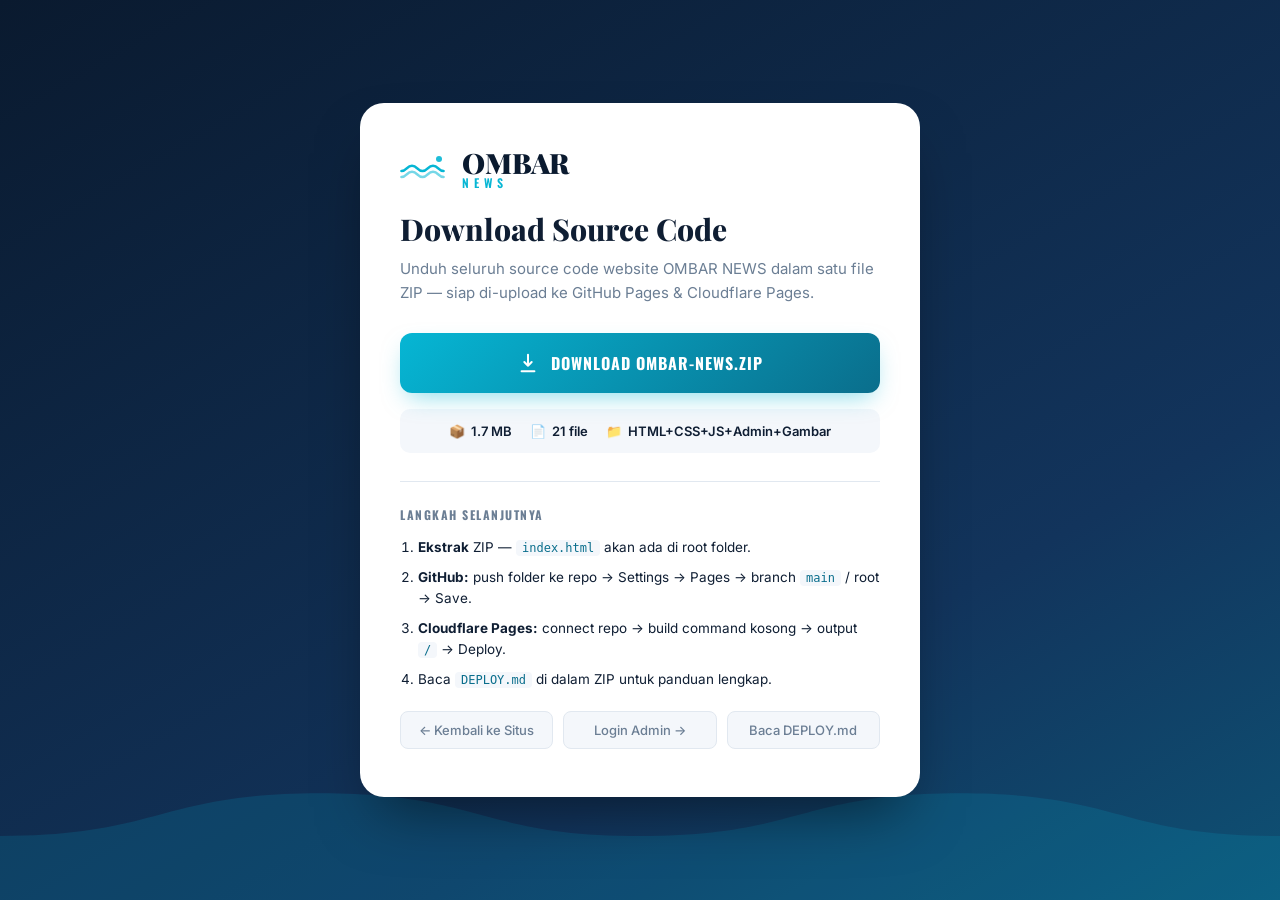
<file: download.html>
<!DOCTYPE html>
<html lang="id">
<head>
  <meta charset="UTF-8" />
  <meta name="viewport" content="width=device-width, initial-scale=1.0" />
  <title>Download OMBAR NEWS — Source Code ZIP</title>
  <meta name="robots" content="noindex" />
  <link rel="preconnect" href="https://fonts.googleapis.com" />
  <link rel="preconnect" href="https://fonts.gstatic.com" crossorigin />
  <link href="https://fonts.googleapis.com/css2?family=Playfair+Display:wght@700;800;900&family=Inter:wght@400;500;600;700&family=Oswald:wght@500;600;700&display=swap" rel="stylesheet" />
  <style>
    *, *::before, *::after { box-sizing: border-box; }
    * { margin: 0; padding: 0; }
    :root {
      --navy-900: #0A1A2F; --navy-700: #12345C; --ocean: #0A6E8C;
      --turquoise: #06B6D4; --turquoise-soft: #40E0D0;
      --text: #0F1E33; --text-mute: #6B7E94;
      --font-display: "Playfair Display", Georgia, serif;
      --font-body: "Inter", system-ui, sans-serif;
      --font-label: "Oswald", "Inter", sans-serif;
    }
    body {
      font-family: var(--font-body);
      min-height: 100vh;
      display: flex; align-items: center; justify-content: center;
      background: linear-gradient(150deg, var(--navy-900) 0%, var(--navy-700) 70%, var(--ocean) 130%);
      color: #fff; padding: 24px; position: relative; overflow: hidden;
    }
    .wave { position: absolute; left: 0; right: 0; bottom: 0; pointer-events: none; }
    .wave svg { width: 100%; height: auto; display: block; }
    .card {
      position: relative; z-index: 2; width: 100%; max-width: 560px;
      background: #fff; color: var(--text); border-radius: 24px;
      padding: 48px 40px; box-shadow: 0 30px 60px -20px rgba(0,0,0,.5);
    }
    .brand { display: flex; align-items: center; gap: 14px; color: var(--turquoise); margin-bottom: 24px; }
    .brand__text { display: flex; flex-direction: column; line-height: .85; }
    .brand__main { font-family: var(--font-display); font-weight: 900; font-size: 28px; color: var(--navy-900); }
    .brand__sub { font-family: var(--font-label); font-weight: 600; font-size: 12px; letter-spacing: 5px; color: var(--turquoise); margin-top: 3px; }
    h1 { font-family: var(--font-display); font-weight: 800; font-size: 30px; line-height: 1.15; margin-bottom: 10px; }
    .sub { color: var(--text-mute); font-size: 15px; margin-bottom: 28px; line-height: 1.6; }
    .download-btn {
      display: inline-flex; align-items: center; justify-content: center; gap: 12px;
      width: 100%; padding: 18px 24px; border-radius: 12px;
      background: linear-gradient(135deg, var(--turquoise), var(--ocean));
      color: #fff; font-family: var(--font-label); font-weight: 700;
      font-size: 16px; letter-spacing: 1px; text-transform: uppercase;
      text-decoration: none; box-shadow: 0 10px 24px -8px rgba(6,182,212,.5);
      transition: transform .2s, box-shadow .2s; margin-bottom: 16px;
    }
    .download-btn:hover { transform: translateY(-2px); box-shadow: 0 14px 30px -8px rgba(6,182,212,.7); }
    .download-btn:active { transform: translateY(0); }
    .file-info {
      display: flex; align-items: center; justify-content: center; gap: 18px;
      padding: 14px; background: #F4F7FB; border-radius: 10px; font-size: 13px; color: var(--text-mute);
    }
    .file-info span { display: inline-flex; align-items: center; gap: 6px; }
    .file-info b { color: var(--text); font-weight: 600; }
    .steps {
      margin-top: 28px; padding-top: 24px; border-top: 1px solid #E1E8F0;
    }
    .steps h2 { font-family: var(--font-label); font-size: 12px; letter-spacing: 1.5px; text-transform: uppercase; color: var(--text-mute); margin-bottom: 14px; }
    .steps ol { padding-left: 18px; counter-reset: step; }
    .steps li { list-style: decimal; margin-bottom: 8px; font-size: 13.5px; color: var(--text); line-height: 1.6; }
    .steps li code { background: #F4F7FB; padding: 1px 6px; border-radius: 4px; font-size: 12px; color: var(--ocean); }
    .links { display: flex; gap: 10px; margin-top: 20px; flex-wrap: wrap; }
    .links a { flex: 1; min-width: 140px; text-align: center; padding: 10px 14px; border-radius: 8px; background: #F4F7FB; color: var(--text-mute); font-size: 13px; font-weight: 500; text-decoration: none; border: 1px solid #E1E8F0; transition: background .2s, color .2s; }
    .links a:hover { background: #EAF1F8; color: var(--text); }
    @media (max-width: 480px) { .card { padding: 36px 24px; } h1 { font-size: 24px; } }
  </style>
</head>
<body>
  <div class="wave" aria-hidden="true">
    <svg viewBox="0 0 1200 120" preserveAspectRatio="none"><path d="M0 60c150 0 150-40 300-40s150 40 300 40 150-40 300-40 150 40 300 40v60H0z" fill="#06B6D4" opacity=".15"/></svg>
  </div>

  <main class="card">
    <div class="brand">
      <span aria-hidden="true">
        <svg viewBox="0 0 64 40" width="48" height="30">
          <path d="M2 24c7 0 7-7 14-7s7 7 14 7 7-7 14-7 7 7 14 7" fill="none" stroke="currentColor" stroke-width="3.5" stroke-linecap="round"/>
          <path d="M2 32c7 0 7-7 14-7s7 7 14 7 7-7 14-7 7 7 14 7" fill="none" stroke="currentColor" stroke-width="3.5" stroke-linecap="round" opacity=".55"/>
          <circle cx="52" cy="8" r="4" fill="currentColor" opacity=".9"/>
        </svg>
      </span>
      <span class="brand__text">
        <span class="brand__main">OMBAR</span>
        <span class="brand__sub">NEWS</span>
      </span>
    </div>

    <h1>Download Source Code</h1>
    <p class="sub">Unduh seluruh source code website OMBAR NEWS dalam satu file ZIP — siap di-upload ke GitHub Pages &amp; Cloudflare Pages.</p>

    <a class="download-btn" href="ombar-news.zip" download>
      <svg viewBox="0 0 24 24" width="22" height="22"><path fill="none" stroke="currentColor" stroke-width="2.2" stroke-linecap="round" d="M12 3v12m0 0l-4-4m4 4l4-4M5 21h14"/></svg>
      <span>Download ombar-news.zip</span>
    </a>

    <div class="file-info">
      <span>📦 <b>1.7 MB</b></span>
      <span>📄 <b>21 file</b></span>
      <span>📁 <b>HTML+CSS+JS+Admin+Gambar</b></span>
    </div>

    <div class="steps">
      <h2>Langkah selanjutnya</h2>
      <ol>
        <li><b>Ekstrak</b> ZIP — <code>index.html</code> akan ada di root folder.</li>
        <li><b>GitHub:</b> push folder ke repo → Settings → Pages → branch <code>main</code> / root → Save.</li>
        <li><b>Cloudflare Pages:</b> connect repo → build command kosong → output <code>/</code> → Deploy.</li>
        <li>Baca <code>DEPLOY.md</code> di dalam ZIP untuk panduan lengkap.</li>
      </ol>
    </div>

    <div class="links">
      <a href="index.html">← Kembali ke Situs</a>
      <a href="admin/login.html">Login Admin →</a>
      <a href="DEPLOY.md" target="_blank">Baca DEPLOY.md</a>
    </div>
  </main>
</body>
</html>
</file>
